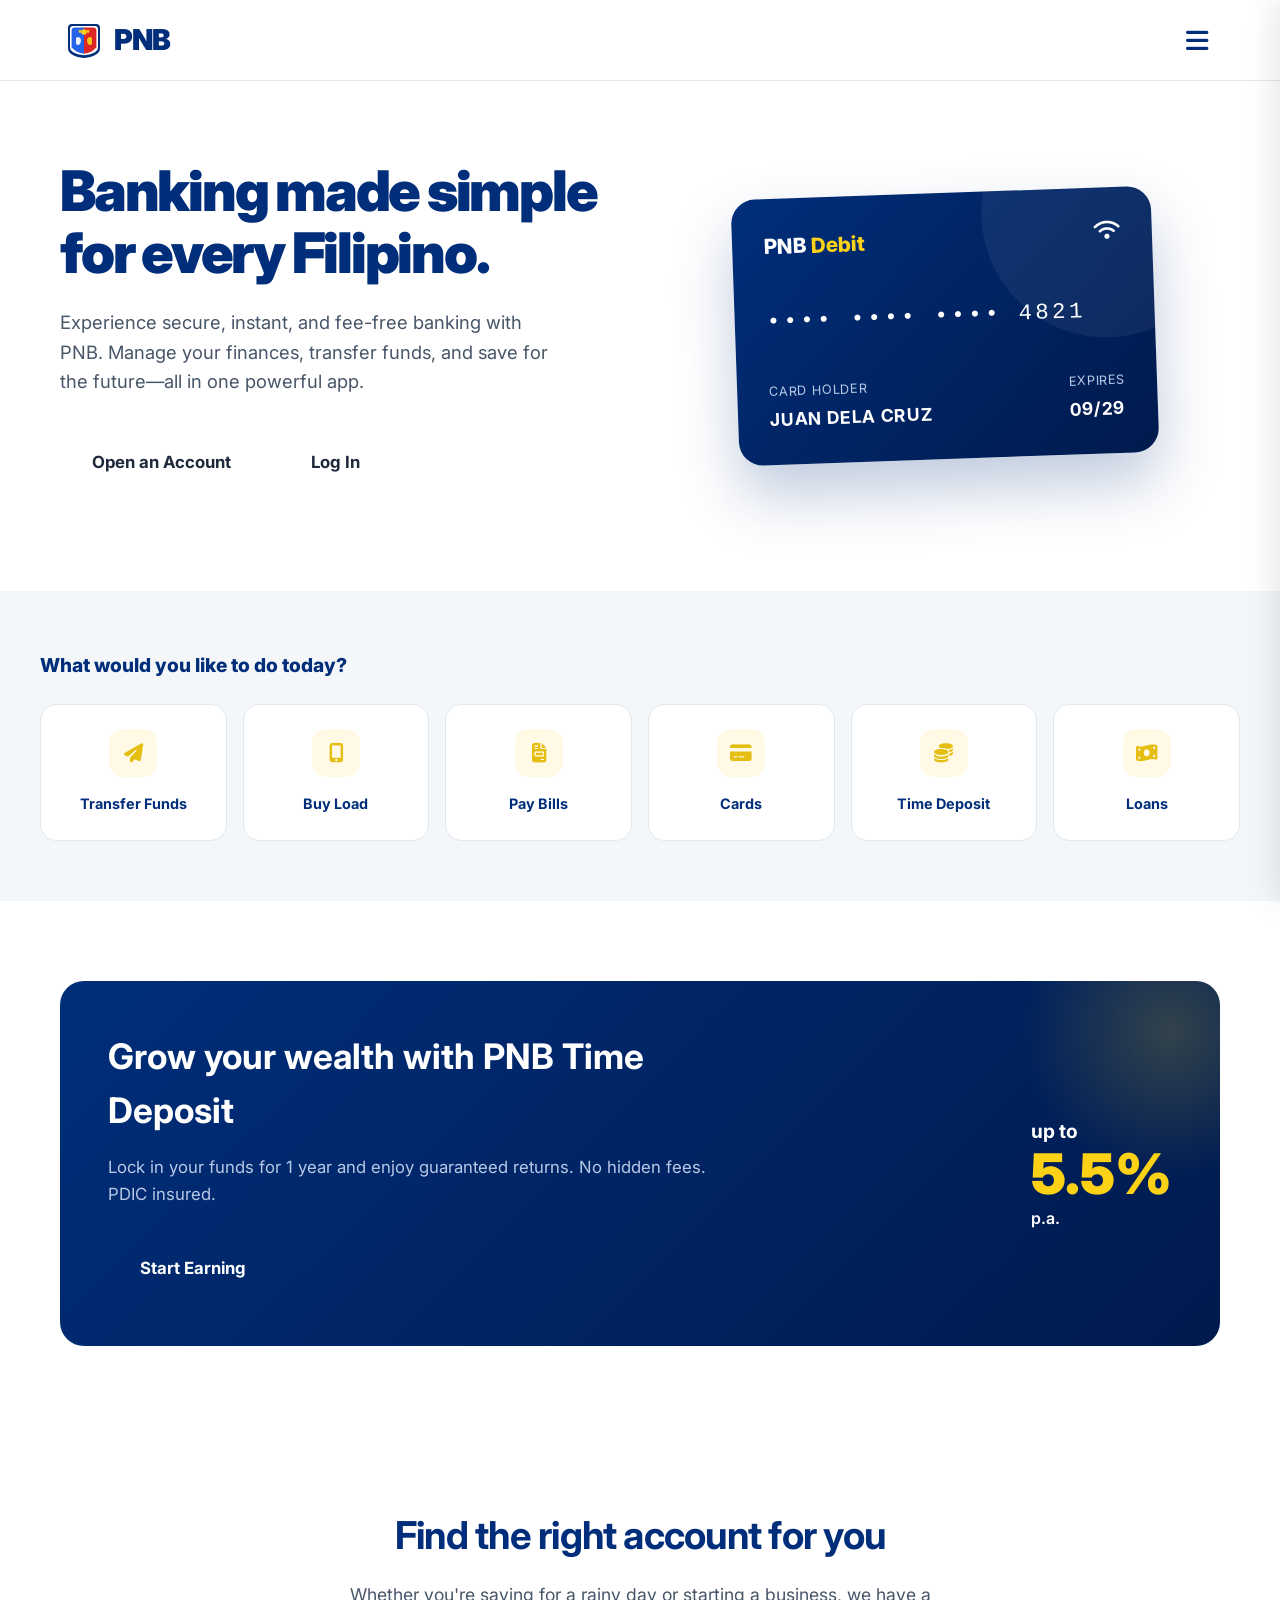
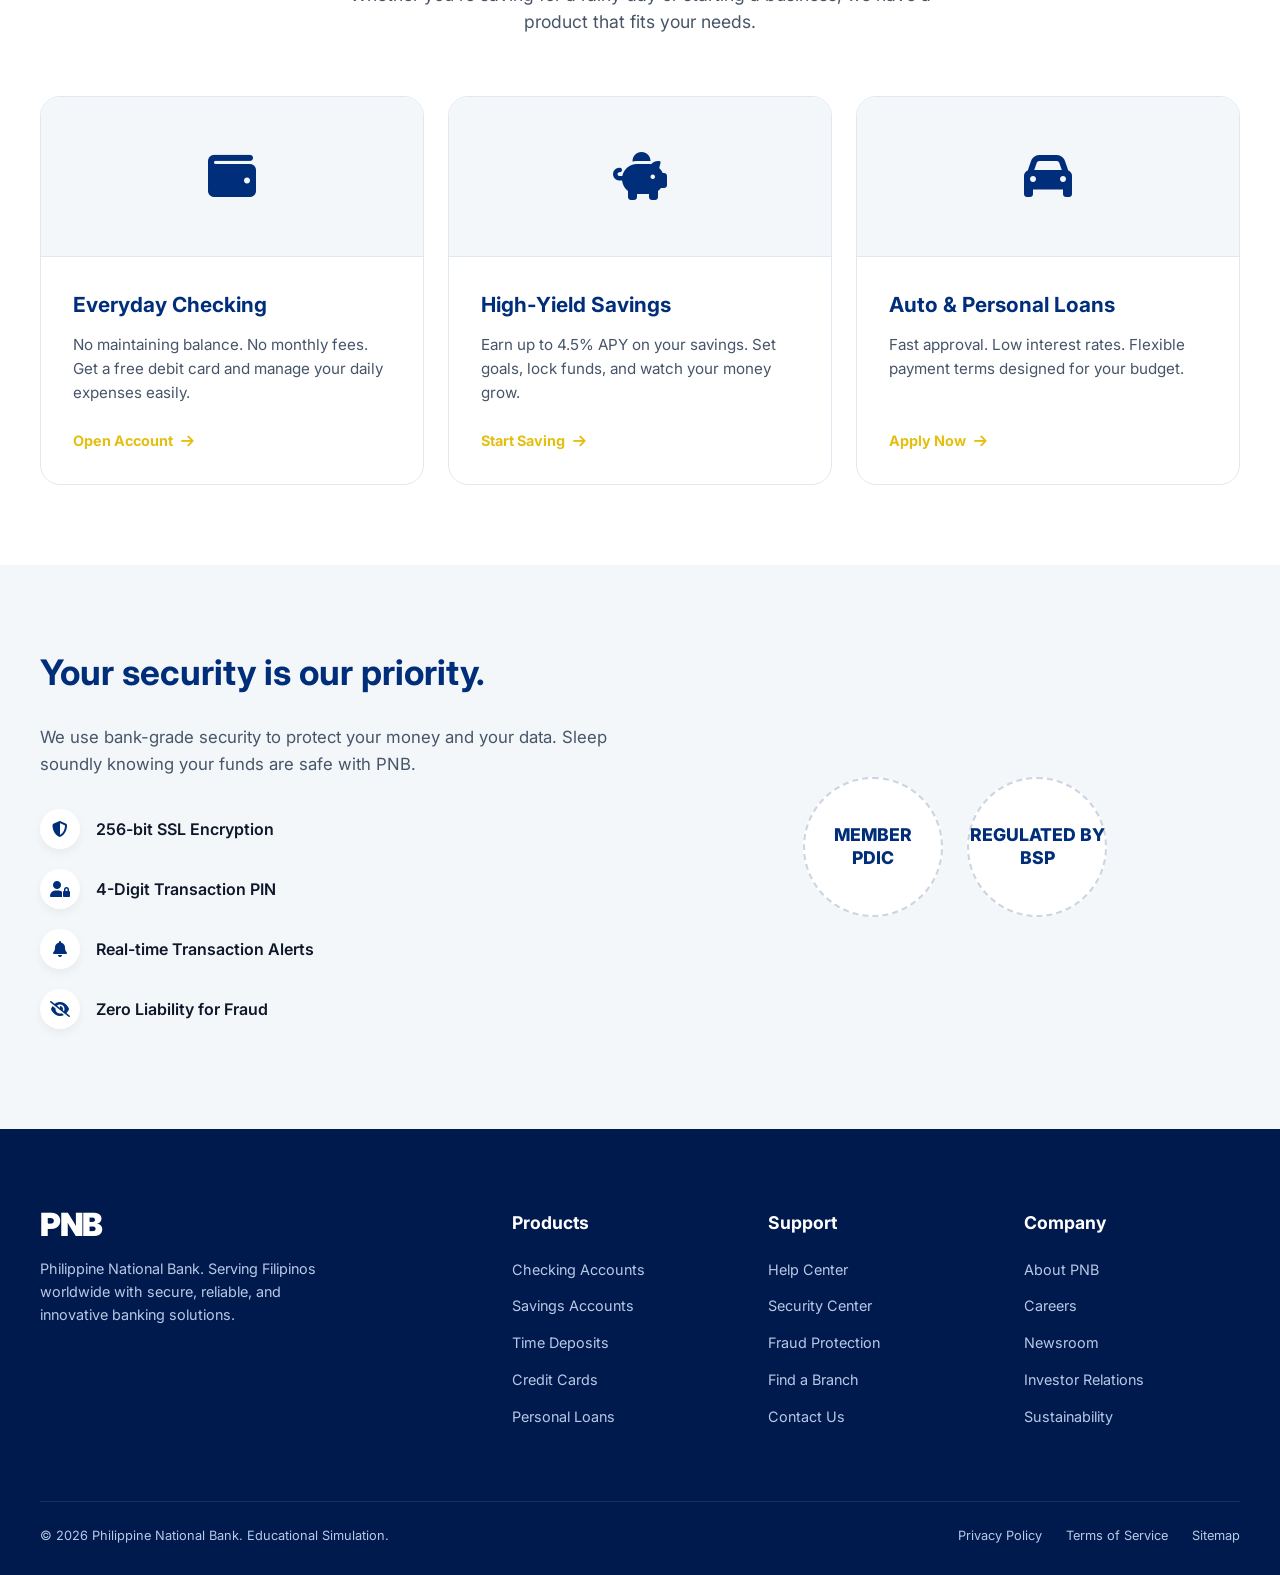
<file: index.html>
<!DOCTYPE html>
<html lang="en">
<head>
<meta charset="UTF-8" />
<meta name="viewport" content="width=device-width, initial-scale=1.0" />
<title>PNB — Philippine National Bank</title>
<link rel="preconnect" href="https://fonts.googleapis.com">
<link rel="preconnect" href="https://fonts.gstatic.com" crossorigin>
<link href="https://fonts.googleapis.com/css2?family=Inter:wght@400;500;600;700;800;900&display=swap" rel="stylesheet">
<link rel="stylesheet" href="https://cdnjs.cloudflare.com/ajax/libs/font-awesome/6.5.1/css/all.min.css">
<link rel="stylesheet" href="style.css">
<style>
  /* ============================================================
     PROFESSIONAL LANDING PAGE STYLES
     ============================================================ */
  * { box-sizing: border-box; }
  body { background: #fff; margin: 0; padding: 0; font-family: 'Inter', sans-serif; color: var(--text); overflow-x: hidden; }
  a { text-decoration: none; color: inherit; }

  /* --- Navigation --- */
  .lp-nav { position: sticky; top: 0; background: #fff; border-bottom: 1px solid var(--line); z-index: 100; }
  .lp-nav-inner { max-width: 1200px; margin: 0 auto; padding: 0 24px; height: 80px; display: flex; align-items: center; justify-content: space-between; }
  
  .lp-brand { display: flex; align-items: center; gap: 10px; text-decoration: none; }
  .lp-brand .pnb-logo-text { font-size: 1.8rem; color: var(--pnb-blue); font-weight: 900; letter-spacing: -0.04em; }

  /* Hamburger Button */
  .lp-menu-btn { background: none; border: none; font-size: 1.6rem; color: var(--pnb-blue); cursor: pointer; padding: 8px; transition: transform 0.2s; }
  .lp-menu-btn:hover { transform: scale(1.1); }

  /* --- Slide-out Menu --- */
  .menu-overlay { position: fixed; inset: 0; background: rgba(0,0,0,0.5); z-index: 1000; opacity: 0; pointer-events: none; transition: opacity 0.3s; }
  .menu-overlay.open { opacity: 1; pointer-events: auto; }
  
  .side-menu { position: fixed; top: 0; right: -350px; width: 100%; max-width: 350px; height: 100vh; background: #fff; z-index: 1001; box-shadow: -5px 0 30px rgba(0,0,0,0.1); transition: right 0.3s cubic-bezier(0.4, 0, 0.2, 1); display: flex; flex-direction: column; }
  .side-menu.open { right: 0; }
  
  .side-menu-header { padding: 24px; display: flex; justify-content: space-between; align-items: center; border-bottom: 1px solid var(--line); }
  .side-menu-close { background: var(--pnb-bg); border: none; width: 36px; height: 36px; border-radius: 50%; font-size: 1.2rem; color: var(--pnb-blue); cursor: pointer; display: grid; place-items: center; }
  
  .side-menu-links { padding: 24px; flex: 1; overflow-y: auto; display: flex; flex-direction: column; gap: 16px; }
  .side-menu-links a { font-size: 1rem; font-weight: 600; color: var(--ink); padding: 10px 0; border-bottom: 1px solid var(--line); }
  .side-menu-links a:hover { color: var(--pnb-blue); }

  .side-menu-actions { padding: 24px; border-top: 1px solid var(--line); display: flex; flex-direction: column; gap: 12px; background: var(--pnb-bg); }
  .side-btn { padding: 14px; border-radius: 10px; font-weight: 700; text-align: center; font-size: 0.95rem; transition: 0.15s; }
  .side-btn-outline { border: 1px solid var(--pnb-blue); color: var(--pnb-blue); }
  .side-btn-outline:hover { background: #fff; }
  .side-btn-primary { background: var(--pnb-blue); color: #fff; border: 1px solid var(--pnb-blue); }
  .side-btn-primary:hover { background: var(--pnb-blue-light); }

  /* --- Hero Section --- */
  .lp-hero { padding: 80px 20px 100px; max-width: 1200px; margin: 0 auto; display: grid; grid-template-columns: 1fr 1fr; gap: 60px; align-items: center; }
  .lp-hero-text h1 { font-size: 3.5rem; line-height: 1.1; color: var(--pnb-blue); margin-bottom: 24px; letter-spacing: -0.04em; font-weight: 900; }
  .lp-hero-text p { font-size: 1.15rem; color: var(--text-dim); margin-bottom: 36px; line-height: 1.6; max-width: 500px; }
  
  .lp-hero-ctas { display: flex; gap: 16px; }
  .lp-btn-lg { padding: 16px 32px; border-radius: 12px; font-weight: 700; font-size: 1.05rem; }
  
  .lp-hero-visual { position: relative; display: flex; justify-content: center; }
  .lp-card-graphic { width: 100%; max-width: 420px; aspect-ratio: 1.58; background: linear-gradient(135deg, var(--pnb-blue), #001a4d); border-radius: 24px; padding: 32px; color: #fff; box-shadow: 0 30px 60px rgba(0, 46, 122, 0.25); display: flex; flex-direction: column; justify-content: space-between; position: relative; overflow: hidden; transform: rotate(-2deg); transition: transform 0.3s; }
  .lp-card-graphic:hover { transform: rotate(0deg) scale(1.02); }
  .lp-card-graphic::after { content: ''; position: absolute; width: 250px; height: 250px; background: rgba(255,255,255,0.06); border-radius: 50%; top: -100px; right: -80px; }
  .lp-card-top { display: flex; justify-content: space-between; font-weight: 800; font-size: 1.3rem; position: relative; z-index: 1; }
  .lp-card-number { font-family: ui-monospace, monospace; font-size: 1.4rem; letter-spacing: 0.15em; margin: 30px 0; position: relative; z-index: 1; }
  .lp-card-bottom { display: flex; justify-content: space-between; font-size: 0.8rem; color: #b8c9e6; text-transform: uppercase; position: relative; z-index: 1; letter-spacing: 0.05em; }
  .lp-card-bottom strong { color: #fff; font-size: 1.1rem; display: block; margin-top: 4px; }

  /* --- Quick Services Grid --- */
  .lp-services { background: var(--pnb-bg); padding: 60px 20px; }
  .lp-services-inner { max-width: 1200px; margin: 0 auto; }
  .lp-services-title { font-size: 1.2rem; color: var(--pnb-blue); font-weight: 800; margin-bottom: 24px; }
  .lp-services-grid { display: grid; grid-template-columns: repeat(6, 1fr); gap: 16px; }
  .lp-srv-card { background: #fff; padding: 24px 16px; border-radius: 16px; text-align: center; border: 1px solid var(--line); transition: 0.2s; cursor: pointer; }
  .lp-srv-card:hover { transform: translateY(-5px); box-shadow: 0 10px 20px rgba(0,0,0,0.05); border-color: var(--pnb-blue); }
  .lp-srv-icon { width: 48px; height: 48px; background: #fff9e6; color: var(--pnb-gold-hover); border-radius: 14px; display: grid; place-items: center; font-size: 1.2rem; margin: 0 auto 16px; }
  .lp-srv-card h4 { font-size: 0.9rem; color: var(--pnb-blue); font-weight: 700; margin: 0; }

  /* --- Featured Promo --- */
  .lp-promo { padding: 80px 20px; max-width: 1200px; margin: 0 auto; }
  .lp-promo-card { background: linear-gradient(135deg, #002e7a, #001a4d); border-radius: 24px; padding: 48px; color: #fff; display: flex; justify-content: space-between; align-items: center; position: relative; overflow: hidden; }
  .lp-promo-card::before { content: ''; position: absolute; width: 300px; height: 300px; background: radial-gradient(circle, rgba(252, 209, 22, 0.2), transparent 70%); top: -100px; right: -100px; }
  .lp-promo-text { position: relative; z-index: 1; max-width: 600px; }
  .lp-promo-text h2 { font-size: 2.2rem; margin-bottom: 16px; color: #fff; }
  .lp-promo-text p { font-size: 1.05rem; color: #b8c9e6; margin-bottom: 32px; line-height: 1.6; }
  .lp-promo-rate { font-size: 3.5rem; font-weight: 900; color: var(--pnb-gold); line-height: 1; margin-bottom: 10px; }
  .lp-promo-rate span { font-size: 1.2rem; font-weight: 700; color: #fff; }

  /* --- Products Section --- */
  .lp-products { padding: 80px 20px; background: #fff; }
  .lp-products-inner { max-width: 1200px; margin: 0 auto; }
  .lp-section-header { text-align: center; margin-bottom: 60px; }
  .lp-section-header h2 { font-size: 2.4rem; color: var(--pnb-blue); margin-bottom: 16px; letter-spacing: -0.02em; }
  .lp-section-header p { font-size: 1.1rem; color: var(--text-dim); max-width: 600px; margin: 0 auto; }
  .lp-products-grid { display: grid; grid-template-columns: repeat(3, 1fr); gap: 24px; }
  .lp-prod-card { background: #fff; border: 1px solid var(--line); border-radius: 20px; overflow: hidden; transition: 0.2s; display: flex; flex-direction: column; }
  .lp-prod-card:hover { box-shadow: 0 20px 40px rgba(0,0,0,0.08); transform: translateY(-5px); }
  .lp-prod-img { height: 160px; background: var(--pnb-bg); display: grid; place-items: center; font-size: 3rem; color: var(--pnb-blue); border-bottom: 1px solid var(--line); }
  .lp-prod-content { padding: 32px; flex: 1; display: flex; flex-direction: column; }
  .lp-prod-content h3 { font-size: 1.3rem; color: var(--pnb-blue); margin: 0 0 12px; }
  .lp-prod-content p { font-size: 0.95rem; color: var(--text-dim); line-height: 1.6; margin: 0 0 24px; flex: 1; }
  .lp-prod-link { color: var(--pnb-gold-hover); font-weight: 700; font-size: 0.9rem; display: flex; align-items: center; gap: 8px; }

  /* --- Trust & Security --- */
  .lp-trust { background: var(--pnb-bg); padding: 80px 20px; }
  .lp-trust-inner { max-width: 1200px; margin: 0 auto; display: grid; grid-template-columns: 1fr 1fr; gap: 60px; align-items: center; }
  .lp-trust-text h2 { font-size: 2.2rem; color: var(--pnb-blue); margin-bottom: 24px; }
  .lp-trust-text p { font-size: 1.05rem; color: var(--text-dim); line-height: 1.6; margin-bottom: 32px; }
  .lp-trust-list { list-style: none; padding: 0; margin: 0; }
  .lp-trust-list li { display: flex; align-items: center; gap: 16px; margin-bottom: 20px; font-size: 1rem; font-weight: 600; color: var(--ink); }
  .lp-trust-list i { width: 40px; height: 40px; background: #fff; border-radius: 50%; display: grid; place-items: center; color: var(--pnb-blue); box-shadow: 0 4px 10px rgba(0,0,0,0.05); }
  .lp-trust-badges { display: flex; gap: 24px; align-items: center; justify-content: center; }
  .lp-badge { width: 140px; height: 140px; background: #fff; border-radius: 50%; border: 2px dashed var(--line-2); display: grid; place-items: center; text-align: center; font-weight: 800; color: var(--pnb-blue); font-size: 1.1rem; line-height: 1.3; }

  /* --- Footer --- */
  .lp-footer { background: #001a4d; color: #b8c9e6; padding: 80px 20px 30px; }
  .lp-footer-inner { max-width: 1200px; margin: 0 auto; }
  .lp-footer-grid { display: grid; grid-template-columns: 2fr 1fr 1fr 1fr; gap: 40px; margin-bottom: 60px; }
  .lp-footer-brand .pnb-logo-text { color: #fff; font-size: 2rem; margin-bottom: 16px; display: block; }
  .lp-footer-brand p { font-size: 0.9rem; line-height: 1.6; max-width: 300px; margin-bottom: 24px; }
  .lp-footer-col h4 { color: #fff; font-size: 1.1rem; margin: 0 0 20px; }
  .lp-footer-col ul { list-style: none; padding: 0; margin: 0; }
  .lp-footer-col li { margin-bottom: 12px; }
  .lp-footer-col a { font-size: 0.9rem; transition: 0.15s; }
  .lp-footer-col a:hover { color: #fff; }
  .lp-footer-bottom { border-top: 1px solid rgba(255,255,255,0.1); padding-top: 24px; display: flex; justify-content: space-between; font-size: 0.8rem; flex-wrap: wrap; gap: 16px; }

  /* --- Responsive --- */
  @media (max-width: 1024px) {
    .lp-hero { grid-template-columns: 1fr; text-align: center; }
    .lp-hero-text p { margin: 0 auto 36px; }
    .lp-hero-ctas { justify-content: center; }
    .lp-services-grid { grid-template-columns: repeat(3, 1fr); }
    .lp-products-grid { grid-template-columns: repeat(2, 1fr); }
    .lp-trust-inner { grid-template-columns: 1fr; text-align: center; }
    .lp-trust-badges { margin-top: 40px; }
    .lp-trust-list li { justify-content: center; }
    .lp-footer-grid { grid-template-columns: 1fr 1fr; }
  }
  @media (max-width: 768px) {
    .lp-hero-text h1 { font-size: 2.4rem; }
    .lp-promo-card { flex-direction: column; text-align: center; gap: 32px; }
    .lp-services-grid { grid-template-columns: repeat(2, 1fr); }
    .lp-products-grid { grid-template-columns: 1fr; }
    .lp-footer-grid { grid-template-columns: 1fr; }
    .lp-hero-ctas { flex-direction: column; width: 100%; max-width: 300px; margin: 0 auto; }
    .lp-badge { width: 110px; height: 110px; font-size: 0.9rem; }
  }
</style>
</head>
<body>

<!-- Top Navigation -->
<nav class="lp-nav">
  <div class="lp-nav-inner">
    <a href="index.html" class="lp-brand">
      <svg viewBox="0 0 100 100" width="40" height="40" fill="none" xmlns="http://www.w3.org/2000/svg">
        <path d="M10 20 Q10 10 20 10 L80 10 Q90 10 90 20 L90 70 Q90 90 50 95 Q10 90 10 70 Z" fill="#002e7a"/>
        <path d="M15 23 Q15 15 23 15 L77 15 Q85 15 85 23 L85 68 Q85 84 50 88 Q15 84 15 68 Z" fill="#ffffff"/>
        <path d="M19 27 Q19 19 27 19 L50 19 L50 84.5 Q30 82 19 68 Z" fill="#2563eb"/>
        <path d="M50 19 L73 19 Q81 19 81 27 L81 68 Q70 82 50 84.5 Z" fill="#dc2626"/>
        <circle cx="50" cy="30" r="7" fill="#fcd116"/>
        <path d="M40 23 l1.5 3 3.5 .5 -2.5 2.5 .5 3.5 -3 -1.5 -3 1.5 .5 -3.5 -2.5 -2.5 3.5 -.5 Z" fill="#fcd116"/>
        <path d="M60 23 l1.5 3 3.5 .5 -2.5 2.5 .5 3.5 -3 -1.5 -3 1.5 .5 -3.5 -2.5 -2.5 3.5 -.5 Z" fill="#fcd116"/>
        <path d="M30 45 Q35 40 40 45 Q45 50 40 60 Q35 65 30 60 Z" fill="#ffffff" opacity="0.9"/>
        <path d="M70 45 Q65 40 60 45 Q55 50 60 60 Q65 65 70 60 Z" fill="#fcd116" opacity="0.9"/>
      </svg>
      <span class="pnb-logo-text">PNB</span>
    </a>
    
    <!-- Hamburger Button -->
    <button class="lp-menu-btn" id="openMenu">
      <i class="fas fa-bars"></i>
    </button>
  </div>
</nav>

<!-- Slide-out Menu (Hidden by default) -->
<div class="menu-overlay" id="menuOverlay"></div>
<div class="side-menu" id="sideMenu">
  <div class="side-menu-header">
    <a href="index.html" class="lp-brand">
      <span class="pnb-logo-text">PNB</span>
    </a>
    <button class="side-menu-close" id="closeMenu"><i class="fas fa-times"></i></button>
  </div>
  <div class="side-menu-links">
    <a href="#">Personal Banking</a>
    <a href="#">Business Banking</a>
    <a href="#">Loans & Credit</a>
    <a href="#">Investments</a>
    <a href="#">Help & Support</a>
    <a href="#">About PNB</a>
  </div>
  <div class="side-menu-actions">
    <a href="login.html" class="side-btn side-btn-outline">Log In</a>
    <a href="signup.html" class="side-btn side-btn-primary">Open an Account</a>
  </div>
</div>

<!-- Hero Section -->
<section class="lp-hero">
  <div class="lp-hero-text">
    <h1>Banking made simple for every Filipino.</h1>
    <p>Experience secure, instant, and fee-free banking with PNB. Manage your finances, transfer funds, and save for the future—all in one powerful app.</p>
    <div class="lp-hero-ctas">
      <a href="signup.html" class="lp-btn lp-btn-primary lp-btn-lg">Open an Account</a>
      <a href="login.html" class="lp-btn lp-btn-outline lp-btn-lg">Log In</a>
    </div>
  </div>
  <div class="lp-hero-visual">
    <div class="lp-card-graphic">
      <div class="lp-card-top">
        <div>PNB <span style="color:var(--pnb-gold);">Debit</span></div>
        <i class="fas fa-wifi"></i>
      </div>
      <div class="lp-card-number">•••• •••• •••• 4821</div>
      <div class="lp-card-bottom">
        <div>Card Holder<strong>JUAN DELA CRUZ</strong></div>
        <div>Expires<strong>09/29</strong></div>
      </div>
    </div>
  </div>
</section>

<!-- Quick Services Grid -->
<section class="lp-services">
  <div class="lp-services-inner">
    <h3 class="lp-services-title">What would you like to do today?</h3>
    <div class="lp-services-grid">
      <div class="lp-srv-card" onclick="window.location.href='signup.html'">
        <div class="lp-srv-icon"><i class="fas fa-paper-plane"></i></div>
        <h4>Transfer Funds</h4>
      </div>
      <div class="lp-srv-card" onclick="window.location.href='signup.html'">
        <div class="lp-srv-icon"><i class="fas fa-mobile-alt"></i></div>
        <h4>Buy Load</h4>
      </div>
      <div class="lp-srv-card" onclick="window.location.href='signup.html'">
        <div class="lp-srv-icon"><i class="fas fa-file-invoice"></i></div>
        <h4>Pay Bills</h4>
      </div>
      <div class="lp-srv-card" onclick="window.location.href='signup.html'">
        <div class="lp-srv-icon"><i class="fas fa-credit-card"></i></div>
        <h4>Cards</h4>
      </div>
      <div class="lp-srv-card" onclick="window.location.href='signup.html'">
        <div class="lp-srv-icon"><i class="fas fa-coins"></i></div>
        <h4>Time Deposit</h4>
      </div>
      <div class="lp-srv-card" onclick="window.location.href='signup.html'">
        <div class="lp-srv-icon"><i class="fas fa-money-bill-wave"></i></div>
        <h4>Loans</h4>
      </div>
    </div>
  </div>
</section>

<!-- Promo Banner -->
<section class="lp-promo">
  <div class="lp-promo-card">
    <div class="lp-promo-text">
      <h2>Grow your wealth with PNB Time Deposit</h2>
      <p>Lock in your funds for 1 year and enjoy guaranteed returns. No hidden fees. PDIC insured.</p>
      <a href="signup.html" class="lp-btn lp-btn-primary lp-btn-lg" style="display:inline-block;">Start Earning</a>
    </div>
    <div class="lp-promo-rate">
      <span>up to</span><br>5.5%
      <div style="font-size:1rem; font-weight:600; color:#fff; margin-top:8px;">p.a.</div>
    </div>
  </div>
</section>

<!-- Products -->
<section class="lp-products">
  <div class="lp-products-inner">
    <div class="lp-section-header">
      <h2>Find the right account for you</h2>
      <p>Whether you're saving for a rainy day or starting a business, we have a product that fits your needs.</p>
    </div>
    <div class="lp-products-grid">
      <div class="lp-prod-card">
        <div class="lp-prod-img"><i class="fas fa-wallet"></i></div>
        <div class="lp-prod-content">
          <h3>Everyday Checking</h3>
          <p>No maintaining balance. No monthly fees. Get a free debit card and manage your daily expenses easily.</p>
          <a href="signup.html" class="lp-prod-link">Open Account <i class="fas fa-arrow-right"></i></a>
        </div>
      </div>
      <div class="lp-prod-card">
        <div class="lp-prod-img"><i class="fas fa-piggy-bank"></i></div>
        <div class="lp-prod-content">
          <h3>High-Yield Savings</h3>
          <p>Earn up to 4.5% APY on your savings. Set goals, lock funds, and watch your money grow.</p>
          <a href="signup.html" class="lp-prod-link">Start Saving <i class="fas fa-arrow-right"></i></a>
        </div>
      </div>
      <div class="lp-prod-card">
        <div class="lp-prod-img"><i class="fas fa-car"></i></div>
        <div class="lp-prod-content">
          <h3>Auto & Personal Loans</h3>
          <p>Fast approval. Low interest rates. Flexible payment terms designed for your budget.</p>
          <a href="help.html" class="lp-prod-link">Apply Now <i class="fas fa-arrow-right"></i></a>
        </div>
      </div>
    </div>
  </div>
</section>

<!-- Trust & Security -->
<section class="lp-trust">
  <div class="lp-trust-inner">
    <div class="lp-trust-text">
      <h2>Your security is our priority.</h2>
      <p>We use bank-grade security to protect your money and your data. Sleep soundly knowing your funds are safe with PNB.</p>
      <ul class="lp-trust-list">
        <li><i class="fas fa-shield-alt"></i> 256-bit SSL Encryption</li>
        <li><i class="fas fa-user-lock"></i> 4-Digit Transaction PIN</li>
        <li><i class="fas fa-bell"></i> Real-time Transaction Alerts</li>
        <li><i class="fas fa-eye-slash"></i> Zero Liability for Fraud</li>
      </ul>
    </div>
    <div class="lp-trust-badges">
      <div class="lp-badge">MEMBER<br>PDIC</div>
      <div class="lp-badge">REGULATED BY<br>BSP</div>
    </div>
  </div>
</section>

<!-- Footer -->
<footer class="lp-footer">
  <div class="lp-footer-inner">
    <div class="lp-footer-grid">
      <div class="lp-footer-brand">
        <span class="pnb-logo-text">PNB</span>
        <p>Philippine National Bank. Serving Filipinos worldwide with secure, reliable, and innovative banking solutions.</p>
      </div>
      <div class="lp-footer-col">
        <h4>Products</h4>
        <ul>
          <li><a href="#">Checking Accounts</a></li>
          <li><a href="#">Savings Accounts</a></li>
          <li><a href="#">Time Deposits</a></li>
          <li><a href="#">Credit Cards</a></li>
          <li><a href="#">Personal Loans</a></li>
        </ul>
      </div>
      <div class="lp-footer-col">
        <h4>Support</h4>
        <ul>
          <li><a href="help.html">Help Center</a></li>
          <li><a href="#">Security Center</a></li>
          <li><a href="#">Fraud Protection</a></li>
          <li><a href="#">Find a Branch</a></li>
          <li><a href="#">Contact Us</a></li>
        </ul>
      </div>
      <div class="lp-footer-col">
        <h4>Company</h4>
        <ul>
          <li><a href="#">About PNB</a></li>
          <li><a href="#">Careers</a></li>
          <li><a href="#">Newsroom</a></li>
          <li><a href="#">Investor Relations</a></li>
          <li><a href="#">Sustainability</a></li>
        </ul>
      </div>
    </div>
    
    <div class="lp-footer-bottom">
      <div>© 2026 Philippine National Bank. Educational Simulation.</div>
      <div style="display:flex; gap:24px;">
        <a href="#">Privacy Policy</a>
        <a href="#">Terms of Service</a>
        <a href="#">Sitemap</a>
      </div>
    </div>
  </div>
</footer>

<!-- Hamburger Menu Script -->
<script>
  const openBtn = document.getElementById('openMenu');
  const closeBtn = document.getElementById('closeMenu');
  const menu = document.getElementById('sideMenu');
  const overlay = document.getElementById('menuOverlay');

  function toggleMenu() {
    menu.classList.toggle('open');
    overlay.classList.toggle('open');
  }

  openBtn.addEventListener('click', toggleMenu);
  closeBtn.addEventListener('click', toggleMenu);
  overlay.addEventListener('click', toggleMenu);
</script>

</body>
</html>
</file>
<file: style.css>
/* ============================================================
   PNB — Global Stylesheet (Fixed Missing Modals & Buttons)
   ============================================================ */

:root {
  --pnb-blue: #002e7a;
  --pnb-blue-light: #0045b5;
  --pnb-gold: #fcd116;
  --pnb-gold-hover: #e5be12;
  --pnb-bg: #f4f7f9;
  
  --ink: #0f172a;
  --text: #1e293b;
  --text-dim: #475569;
  --text-faint: #64748b;
  --line: #e2e8f0;
  --line-2: #cbd5e1;
  --panel: #ffffff;
  --radius: 14px;
  --radius-lg: 20px;
  --shadow: 0 6px 22px rgba(15, 23, 42, .06);
  --shadow-lg: 0 20px 50px rgba(15, 23, 42, .12);
}

* { box-sizing: border-box; margin: 0; padding: 0; }
html { scroll-behavior: smooth; }

body {
  font-family: 'Inter', -apple-system, BlinkMacSystemFont, 'Segoe UI', Roboto, sans-serif;
  color: var(--text);
  background: var(--pnb-bg);
  line-height: 1.55;
  min-height: 100vh;
  -webkit-font-smoothing: antialiased;
  overflow-x: hidden;
}

a { color: var(--pnb-blue); text-decoration: none; }
a:hover { text-decoration: underline; }
button { font-family: inherit; cursor: pointer; }

/* ============================================================
   LAYOUT & MOBILE SHELL
   ============================================================ */
.mob-shell {
  max-width: 520px;
  margin: 0 auto;
  background: var(--pnb-bg);
  min-height: 100vh;
  position: relative;
  padding-bottom: 90px;
}
.mob-pad { padding: 0 18px; }

/* ============================================================
   TOP HEADER
   ============================================================ */
.mob-header {
  background: #fff;
  border-bottom: 1px solid var(--line);
  position: sticky; top: 0; z-index: 40;
  max-width: 520px; margin: 0 auto;
}
.mob-header-inner {
  padding: 14px 18px;
  display: flex; align-items: center; justify-content: space-between; gap: 12px;
}
.mob-brand {
  display: flex; align-items: center; gap: 10px;
  font-weight: 800; font-size: 1.1rem; color: var(--pnb-blue);
  letter-spacing: -.02em; text-decoration: none;
}
.mob-brand:hover { text-decoration: none; }
.mob-brand-mark {
  width: 36px; height: 36px; border-radius: 8px;
  background: var(--pnb-blue); color: var(--pnb-gold);
  display: grid; place-items: center; font-size: .9rem; font-weight: 900;
}
.mob-brand-sub {
  font-size: .55rem; font-weight: 700; letter-spacing: .05em;
  color: var(--pnb-gold-hover); text-transform: uppercase; line-height: 1; margin-top: 2px;
}
.mob-header-actions { display: flex; align-items: center; gap: 10px; }
.btn-logout {
  background: var(--pnb-blue); color: #fff;
  padding: 8px 14px; border-radius: 8px; font-weight: 600; font-size: .78rem;
  border: none; transition: .15s;
}
.btn-logout:hover { background: var(--pnb-blue-light); }

/* ============================================================
   BUTTONS
   ============================================================ */
.btn {
  display: inline-flex; align-items: center; justify-content: center; gap: 8px;
  padding: 10px 18px; border-radius: 10px; border: 1px solid transparent;
  font-family: inherit; font-size: .9rem; font-weight: 600; cursor: pointer;
  transition: transform .12s, background .15s, box-shadow .15s;
  text-decoration: none; white-space: nowrap;
}
.btn:hover { text-decoration: none; }
.btn:active { transform: scale(.97); }
.btn:disabled { opacity: .6; cursor: not-allowed; transform: none !important; }
.btn-primary { background: var(--pnb-blue); color: #fff; }
.btn-primary:hover { background: var(--pnb-blue-light); }
.btn-outline { background: transparent; color: var(--text); border-color: var(--line-2); }
.btn-outline:hover { background: var(--bg); border-color: var(--text-faint); }
.btn-danger { background: #fee2e2; color: #b91c1c; border: none; }
.btn-danger:hover { background: #fecaca; }
.btn-success { background: #dcfce7; color: #15803d; border: none; }
.btn-success:hover { background: #bbf7d0; }
.btn-lg { padding: 13px 26px; font-size: .95rem; }
.btn-block { width: 100%; }

/* ============================================================
   DASHBOARD SPECIFIC
   ============================================================ */
.dash-greeting { padding: 24px 18px 16px; }
.dash-greeting h1 { font-size: 1.6rem; color: var(--pnb-blue); letter-spacing: -.02em; font-weight: 800; }
.dash-greeting p { color: var(--text-dim); font-size: .95rem; margin-top: 4px; }

.hero-card {
  margin: 0 18px 20px;
  background: var(--pnb-blue);
  border-radius: 18px;
  padding: 24px;
  position: relative;
  overflow: hidden;
  color: #fff;
  box-shadow: 0 10px 25px rgba(0, 46, 122, .15);
}
.hero-card::after {
  content: ''; position: absolute; width: 300px; height: 300px;
  background: rgba(255, 255, 255, 0.05); border-radius: 50%;
  bottom: -80px; right: -60px; pointer-events: none;
}
.hero-label { font-size: .7rem; font-weight: 700; letter-spacing: .1em; color: #a8bce6; text-transform: uppercase; margin-bottom: 8px; }
.hero-balance { font-size: 2.2rem; font-weight: 800; letter-spacing: -.02em; margin-bottom: 8px; }
.hero-account { font-size: .85rem; color: #d1dcef; margin-bottom: 24px; font-family: ui-monospace, monospace; }
.hero-actions { display: flex; gap: 10px; position: relative; z-index: 1; }
.hero-btn { padding: 12px 20px; border-radius: 10px; font-weight: 700; font-size: .85rem; text-align: center; text-decoration: none; flex: 1; transition: transform .15s; }
.hero-btn:active { transform: scale(.97); }
.hero-btn-primary { background: var(--pnb-gold); color: var(--pnb-blue); }
.hero-btn-primary:hover { background: var(--pnb-gold-hover); text-decoration: none; }
.hero-btn-outline { background: transparent; color: #fff; border: 1px solid rgba(255,255,255,0.4); }
.hero-btn-outline:hover { background: rgba(255,255,255,0.1); text-decoration: none; }

.dash-cards { display: grid; grid-template-columns: 1fr 1fr; gap: 12px; margin: 0 18px 20px; }
.dash-stat-card { background: #fff; border: 1px solid var(--line); border-radius: 16px; padding: 20px; }
.dash-stat-label { font-size: .7rem; font-weight: 700; letter-spacing: .08em; color: var(--text-faint); text-transform: uppercase; margin-bottom: 8px; }
.dash-stat-val { font-size: 1.4rem; font-weight: 800; color: var(--pnb-blue); }

.quick-actions-card { margin: 0 18px; background: #fff; border: 1px solid var(--line); border-radius: 16px; padding: 20px; }
.quick-actions-head { display: flex; align-items: center; gap: 8px; font-size: 1.05rem; font-weight: 700; color: var(--pnb-blue); margin-bottom: 16px; }
.quick-actions-icon { width: 32px; height: 32px; border-radius: 8px; background: #fff9e6; color: var(--pnb-gold-hover); display: grid; place-items: center; font-size: .9rem; }
.action-row { display: grid; grid-template-columns: repeat(3, 1fr); gap: 10px; }
.action-tile { background: var(--pnb-bg); border: 1px solid transparent; border-radius: 12px; padding: 16px 8px; display: flex; flex-direction: column; align-items: center; gap: 10px; text-decoration: none; color: var(--text); font-weight: 600; font-size: .8rem; transition: background .15s; }
.action-tile:hover { background: #e8edf5; text-decoration: none; }
.action-tile i { font-size: 1.2rem; color: var(--pnb-blue); }

/* ============================================================
   BOTTOM NAV
   ============================================================ */
.bottom-nav {
  position: fixed; bottom: 0; left: 50%; transform: translateX(-50%);
  width: 100%; max-width: 520px;
  background: #fff; border-top: 1px solid var(--line);
  display: grid; grid-template-columns: repeat(4, 1fr);
  padding: 10px 4px calc(10px + env(safe-area-inset-bottom, 0px));
  z-index: 50; box-shadow: 0 -4px 15px rgba(15, 23, 42, .05);
}
.bottom-nav-item { display: flex; flex-direction: column; align-items: center; gap: 4px; color: var(--text-faint); text-decoration: none; font-size: .65rem; font-weight: 600; padding: 6px 2px; transition: color .15s; }
.bottom-nav-item i { font-size: 1.1rem; }
.bottom-nav-item:hover { text-decoration: none; color: var(--text); }
.bottom-nav-item.active { color: var(--pnb-blue); }
.bottom-nav-item.active i { color: var(--pnb-blue); }

/* ============================================================
   DRAWER
   ============================================================ */
.drawer-overlay { position: fixed; inset: 0; background: rgba(15, 23, 42, .55); z-index: 900; opacity: 0; pointer-events: none; transition: opacity .22s; backdrop-filter: blur(2px); }
.drawer-overlay.show { opacity: 1; pointer-events: auto; }
.drawer { position: fixed; top: 0; bottom: 0; left: 0; width: 320px; max-width: 84vw; background: #fff; z-index: 950; transform: translateX(-100%); transition: transform .28s cubic-bezier(.4, 0, .2, 1); display: flex; flex-direction: column; overflow-y: auto; }
.drawer.show { transform: translateX(0); }
.drawer-head { background: var(--pnb-blue); color: #fff; padding: 26px 22px 22px; }
.drawer-head-inner { display: flex; align-items: center; gap: 14px; }
.drawer-avatar { width: 52px; height: 52px; border-radius: 50%; background: rgba(255,255,255,.15); border: 1px solid rgba(255,255,255,.3); display: grid; place-items: center; font-weight: 700; font-size: 1.05rem; }
.drawer-user-name { font-weight: 700; font-size: 1rem; }
.drawer-user-email { font-size: .78rem; color: #b8c9e6; }
.drawer-nav { padding: 12px 8px 8px; flex: 1; }
.drawer-link { display: flex; align-items: center; gap: 14px; padding: 12px 14px; border-radius: 10px; color: var(--text); font-size: .9rem; font-weight: 500; text-decoration: none; margin-bottom: 2px; }
.drawer-link:hover { background: var(--pnb-bg); text-decoration: none; }
.drawer-link i { width: 22px; text-align: center; font-size: 1rem; color: var(--text-faint); }
.drawer-section-label { font-size: .68rem; text-transform: uppercase; letter-spacing: .1em; color: var(--text-faint); font-weight: 700; padding: 12px 14px 6px; }
.drawer-foot { padding: 16px 20px 24px; border-top: 1px solid var(--line); }
.drawer-signout { display: flex; align-items: center; gap: 12px; width: 100%; padding: 12px 14px; background: #fee2e2; color: #b91c1c; border: none; border-radius: 10px; font-weight: 600; font-size: .88rem; }
.drawer-version { text-align: center; margin-top: 12px; font-size: .7rem; color: var(--text-faint); }

/* ============================================================
   MODALS (Restored for Transfers)
   ============================================================ */
.modal-overlay {
  position: fixed; inset: 0; background: rgba(15, 23, 42, .55);
  backdrop-filter: blur(3px); display: flex; align-items: flex-end; justify-content: center;
  z-index: 1000; opacity: 0; pointer-events: none; transition: opacity .22s;
}
.modal-overlay.show { opacity: 1; pointer-events: auto; }
.modal-panel {
  width: 100%; max-width: 520px; background: #fff;
  border-radius: 24px 24px 0 0; padding: 22px 22px 30px;
  transform: translateY(100%); transition: transform .32s cubic-bezier(.32, .72, 0, 1);
  max-height: 90vh; overflow-y: auto;
}
.modal-overlay.show .modal-panel { transform: translateY(0); }
.modal-handle { width: 40px; height: 4px; border-radius: 999px; background: var(--line-2); margin: 0 auto 18px; }
.modal-title { font-size: 1.15rem; font-weight: 700; color: var(--pnb-blue); text-align: center; margin-bottom: 6px; }
.modal-sub { font-size: .85rem; color: var(--text-faint); text-align: center; margin-bottom: 22px; }
.modal-close { position: absolute; top: 18px; right: 20px; background: var(--pnb-bg); border: none; width: 34px; height: 34px; border-radius: 50%; color: var(--text-dim); font-size: .9rem; display: grid; place-items: center; transition: background .15s; }
.modal-close:hover { background: var(--line); }

/* ============================================================
   PIN ENTRY
   ============================================================ */
.pin-dots { display: flex; justify-content: center; gap: 18px; margin: 26px 0 32px; }
.pin-dot { width: 16px; height: 16px; border-radius: 50%; border: 2px solid var(--line-2); background: transparent; transition: all .2s cubic-bezier(.34, 1.56, .64, 1); }
.pin-dot.filled { background: var(--pnb-blue); border-color: var(--pnb-blue); transform: scale(1.15); box-shadow: 0 0 0 4px rgba(0, 46, 122, .15); }
.keypad { display: grid; grid-template-columns: repeat(3, 1fr); gap: 10px; max-width: 320px; margin: 0 auto; }
.keypad-key { background: var(--pnb-bg); border: 1px solid transparent; border-radius: 16px; padding: 18px 0; font-family: inherit; font-size: 1.5rem; font-weight: 600; color: var(--ink); transition: transform .12s, background .12s; }
.keypad-key:hover { background: #e8edf5; }
.keypad-key:active { transform: scale(.92); background: #e0e7ff; }
.keypad-key.empty { background: transparent; pointer-events: none; }
.keypad-key i { font-size: 1.1rem; color: var(--text-dim); }

/* ============================================================
   SUCCESS SCREEN
   ============================================================ */
.success-overlay { position: fixed; inset: 0; z-index: 1100; background: #fff; display: flex; flex-direction: column; align-items: center; justify-content: center; text-align: center; padding: 40px 24px; opacity: 0; pointer-events: none; transition: opacity .3s; }
.success-overlay.show { opacity: 1; pointer-events: auto; }
.success-check { width: 96px; height: 96px; margin-bottom: 28px; }
.success-check circle { fill: none; stroke: #15803d; stroke-width: 3; stroke-dasharray: 166; stroke-dashoffset: 166; animation: drawCircle .6s ease forwards; }
.success-check path { fill: none; stroke: #15803d; stroke-width: 4; stroke-linecap: round; stroke-linejoin: round; stroke-dasharray: 48; stroke-dashoffset: 48; animation: drawCheck .4s .5s ease forwards; }
@keyframes drawCircle { to { stroke-dashoffset: 0; } }
@keyframes drawCheck { to { stroke-dashoffset: 0; } }
.success-title { font-size: 1.4rem; font-weight: 700; color: var(--pnb-blue); margin-bottom: 8px; }
.success-sub { font-size: .9rem; color: var(--text-faint); margin-bottom: 6px; }
.success-amount { font-size: 2rem; font-weight: 700; color: var(--ink); margin: 12px 0 6px; letter-spacing: -.02em; }
.success-ref { font-family: ui-monospace, 'SF Mono', monospace; font-size: .82rem; color: var(--text-faint); background: var(--pnb-bg); padding: 8px 16px; border-radius: 10px; margin-bottom: 30px; display: inline-block; }
.success-actions { display: flex; gap: 10px; width: 100%; max-width: 340px; }
.confetti-piece { position: fixed; top: -12px; width: 8px; height: 12px; z-index: 1200; pointer-events: none; animation: confettiFall linear forwards; }
@keyframes confettiFall { 0% { transform: translateY(0) rotate(0); opacity: 1; } 100% { transform: translateY(100vh) rotate(720deg); opacity: 0; } }

/* ============================================================
   FORMS & ALERTS
   ============================================================ */
.field { margin-bottom: 18px; }
.field label { display: block; font-size: .82rem; font-weight: 600; color: var(--text); margin-bottom: 6px; }
.field input, .field select, .field textarea { width: 100%; padding: 12px 14px; border: 1px solid var(--line-2); border-radius: 12px; font-family: inherit; font-size: .92rem; color: var(--ink); background: #fff; transition: border-color .15s, box-shadow .15s; }
.field input:focus, .field select:focus, .field textarea:focus { outline: none; border-color: var(--pnb-blue); box-shadow: 0 0 0 3px rgba(0, 46, 122, .12); }
.field-row { display: grid; grid-template-columns: 1fr 1fr; gap: 12px; }
.field-hint { font-size: .76rem; color: var(--text-faint); margin-top: 6px; }

.form-alert { padding: 12px 14px; border-radius: 12px; font-size: .85rem; margin-bottom: 16px; display: none; }
.form-alert.show { display: block; }
.form-alert.error { background: #fee2e2; color: #b91c1c; border: 1px solid #fecaca; }
.form-alert.success { background: #dcfce7; color: #15803d; border: 1px solid #bbf7d0; }
.form-alert.info { background: #e0f2fe; color: #0369a1; border: 1px solid #bae6fd; }

/* Utilities */
.text-center { text-align: center; }
.card { background: #fff; border: 1px solid var(--line); border-radius: var(--radius-lg); padding: 24px; }
.card + .card { margin-top: 20px; }
.card-head { display: flex; justify-content: space-between; align-items: center; margin-bottom: 18px; gap: 12px; flex-wrap: wrap; }
.card-head h3 { font-size: 1.05rem; }
.mt-3 { margin-top: 24px; }
.mb-3 { margin-bottom: 24px; }
.empty-state { text-align: center; padding: 44px 20px; color: var(--text-faint); }
.empty-state i { font-size: 2rem; display: block; margin-bottom: 12px; color: var(--line-2); }
.empty-state p { font-size: .9rem; }

/* Toast */
.stb-toast {
  position: fixed; bottom: 100px; left: 50%;
  transform: translateX(-50%) translateY(120%);
  background: var(--pnb-blue); color: #fff;
  padding: 12px 22px; border-radius: 12px;
  font-size: .88rem; font-weight: 500;
  box-shadow: var(--shadow-lg);
  transition: transform .25s ease;
  z-index: 1500; max-width: 90vw;
}
.stb-toast.show { transform: translateX(-50%) translateY(0); }
.stb-toast.error { background: #b91c1c; }
.stb-toast.success { background: #15803d; }

/* ============================================================
   NEW PNB LOGO STYLES (HTML/CSS/SVG)
   ============================================================ */
.pnb-logo-wrap {
  display: flex;
  align-items: center;
  gap: 8px;
  text-decoration: none;
}
.pnb-logo-wrap:hover { text-decoration: none; }
.pnb-logo-text {
  font-family: 'Inter', sans-serif;
  font-size: 1.6rem;
  font-weight: 900;
  color: var(--pnb-blue);
  letter-spacing: -0.04em;
  line-height: 1;
}
</file>
